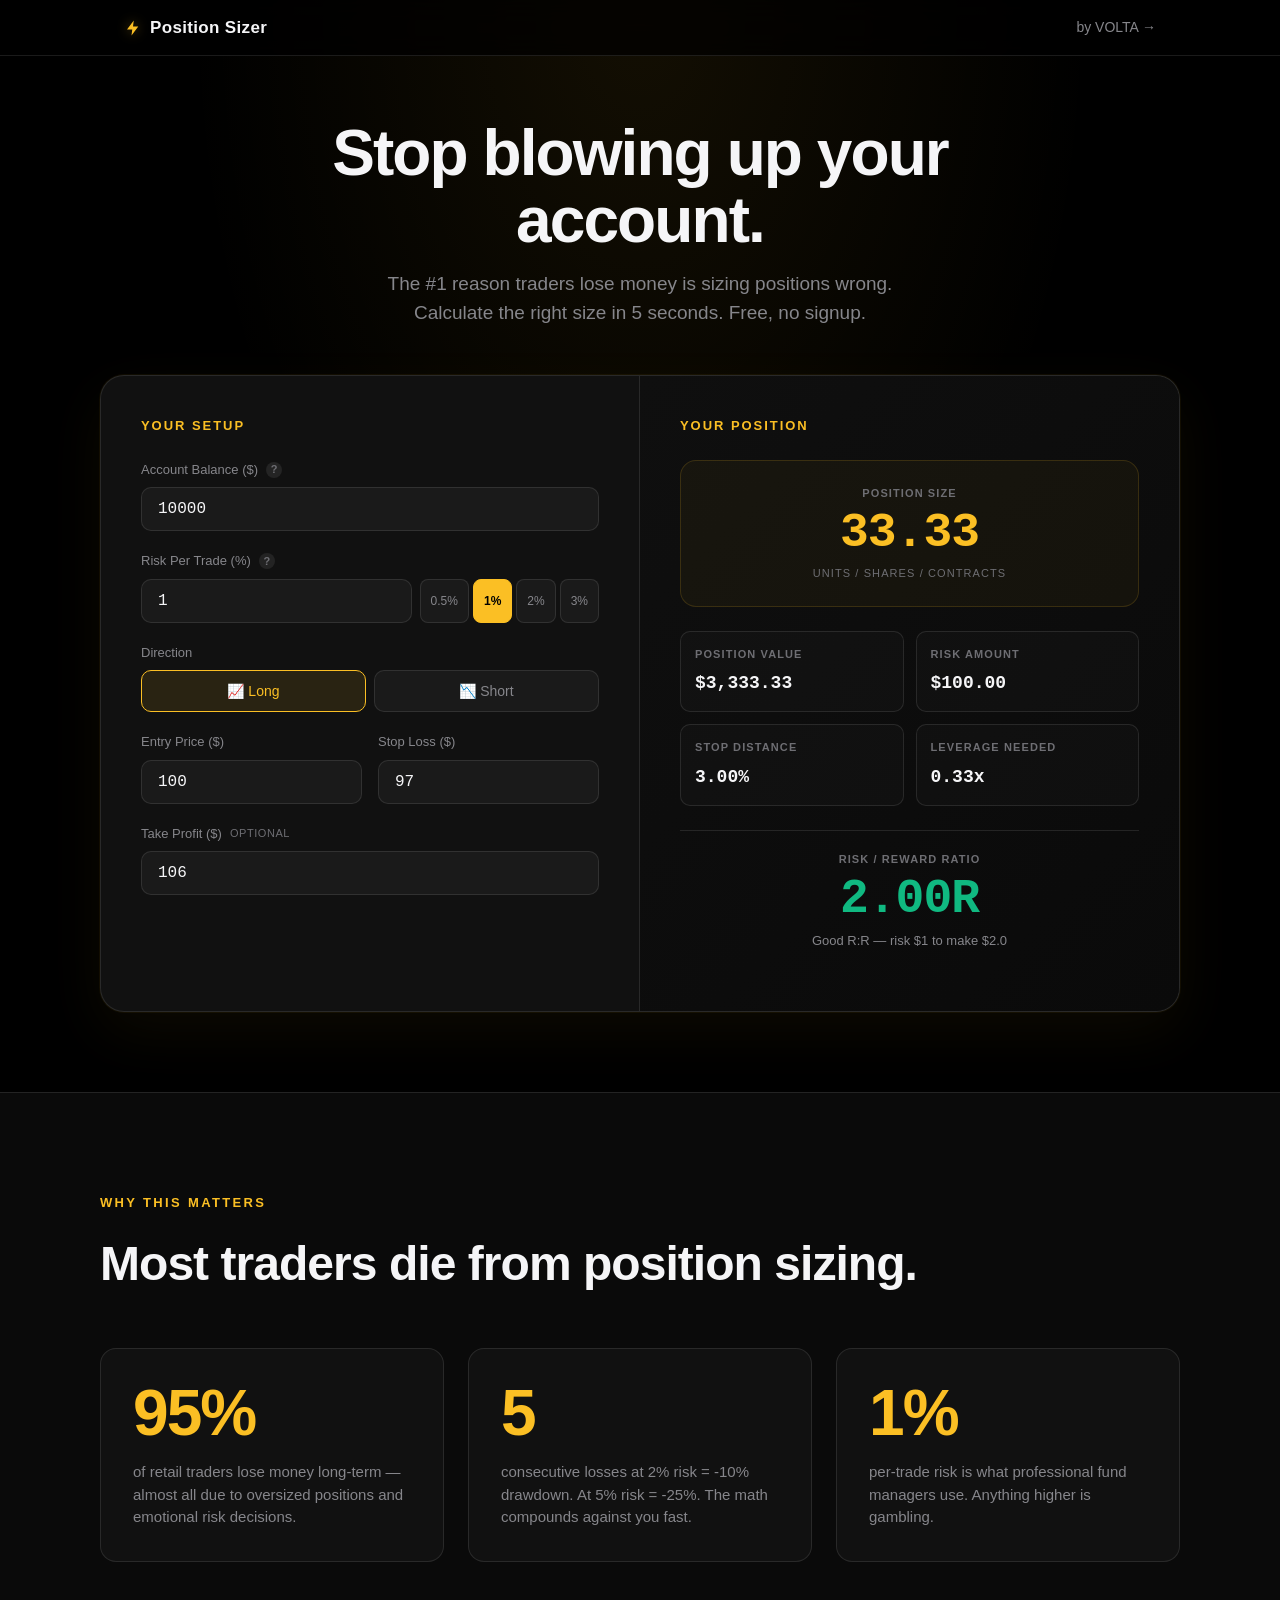
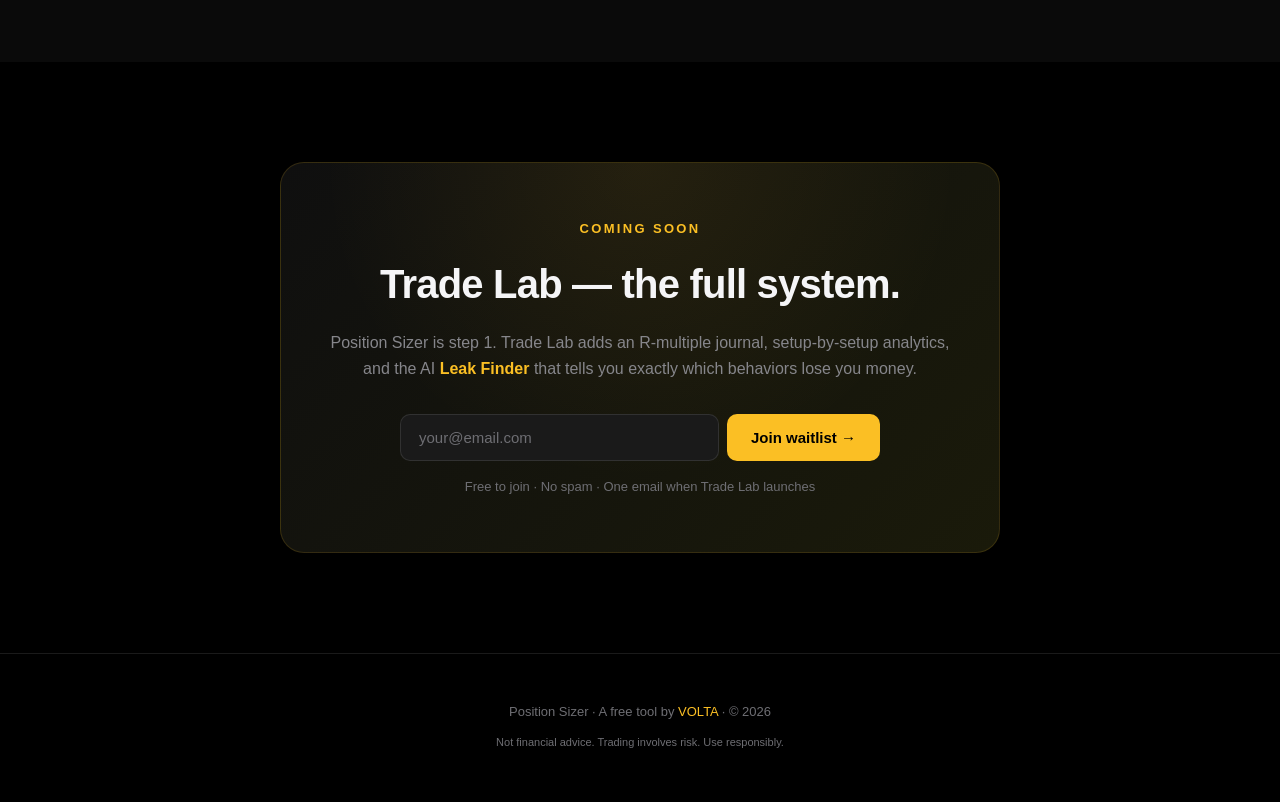
<file: index.html>
<!DOCTYPE html>
<html lang="en">
<head>
    <meta charset="UTF-8">
    <meta name="viewport" content="width=device-width, initial-scale=1.0">
    <title>Position Sizer — Trade with discipline</title>
    <meta name="description" content="Free position size calculator for stocks, crypto, forex. Risk per trade made simple.">
    <link rel="stylesheet" href="styles.css">
</head>
<body>

    <!-- NAV -->
    <nav class="nav">
        <div class="nav-inner">
            <a href="#" class="nav-logo">
                <svg class="logo-bolt" viewBox="0 0 24 24" fill="none">
                    <path d="M13 2L4 14h7l-1 8 9-12h-7l1-8z" fill="currentColor"/>
                </svg>
                Position Sizer
            </a>
            <a href="https://volta-eng.netlify.app" class="nav-link" target="_blank">by VOLTA →</a>
        </div>
    </nav>

    <!-- HERO + CALCULATOR -->
    <section class="hero">
        <div class="hero-content">
            <h1 class="hero-title">Stop blowing up your account.</h1>
            <p class="hero-subtitle">
                The #1 reason traders lose money is sizing positions wrong.<br>
                Calculate the right size in 5 seconds. Free, no signup.
            </p>
        </div>

        <!-- CALCULATOR -->
        <div class="calculator">
            <div class="calc-grid">
                <!-- INPUTS -->
                <div class="calc-inputs">
                    <h2 class="calc-section-title">Your Setup</h2>

                    <div class="input-group">
                        <label for="accountSize">
                            Account Balance ($)
                            <span class="info-tooltip" data-tooltip="Your total trading capital. Don't include emergency funds or money you can't afford to lose.">?</span>
                        </label>
                        <input type="number" id="accountSize" value="10000" step="100" min="0">
                    </div>

                    <div class="input-group">
                        <label for="riskPercent">
                            Risk Per Trade (%)
                            <span class="info-tooltip" data-tooltip="Pros risk 1-2% per trade. Beginners should risk 0.5-1%. Higher = faster ruin.">?</span>
                        </label>
                        <div class="input-with-presets">
                            <input type="number" id="riskPercent" value="1" step="0.25" min="0.1" max="10">
                            <div class="presets">
                                <button class="preset" data-val="0.5">0.5%</button>
                                <button class="preset active" data-val="1">1%</button>
                                <button class="preset" data-val="2">2%</button>
                                <button class="preset" data-val="3">3%</button>
                            </div>
                        </div>
                    </div>

                    <div class="input-group">
                        <label>Direction</label>
                        <div class="direction-toggle">
                            <button class="direction-btn active" data-side="long">📈 Long</button>
                            <button class="direction-btn" data-side="short">📉 Short</button>
                        </div>
                    </div>

                    <div class="input-row">
                        <div class="input-group">
                            <label for="entryPrice">
                                Entry Price ($)
                            </label>
                            <input type="number" id="entryPrice" value="100" step="0.01" min="0">
                        </div>

                        <div class="input-group">
                            <label for="stopPrice">
                                Stop Loss ($)
                            </label>
                            <input type="number" id="stopPrice" value="97" step="0.01" min="0">
                        </div>
                    </div>

                    <div class="input-group">
                        <label for="targetPrice">
                            Take Profit ($) <span class="optional">optional</span>
                        </label>
                        <input type="number" id="targetPrice" value="106" step="0.01" min="0">
                    </div>
                </div>

                <!-- RESULTS -->
                <div class="calc-results">
                    <h2 class="calc-section-title">Your Position</h2>

                    <div class="result-main">
                        <div class="result-label">Position Size</div>
                        <div class="result-value-big" id="positionSize">100.00</div>
                        <div class="result-unit">units / shares / contracts</div>
                    </div>

                    <div class="result-grid">
                        <div class="result-item">
                            <div class="result-label">Position Value</div>
                            <div class="result-value" id="positionValue">$10,000.00</div>
                        </div>
                        <div class="result-item">
                            <div class="result-label">Risk Amount</div>
                            <div class="result-value" id="riskAmount">$100.00</div>
                        </div>
                        <div class="result-item">
                            <div class="result-label">Stop Distance</div>
                            <div class="result-value" id="stopDistance">3.00%</div>
                        </div>
                        <div class="result-item">
                            <div class="result-label">Leverage Needed</div>
                            <div class="result-value" id="leverageNeeded">1.0x</div>
                        </div>
                    </div>

                    <div class="rr-section">
                        <div class="result-label">Risk / Reward Ratio</div>
                        <div class="result-value-big" id="rrRatio">2.00R</div>
                        <div class="rr-hint" id="rrHint">Good R:R — risk $1 to make $2</div>
                    </div>

                    <div class="warning hidden" id="warning"></div>
                </div>
            </div>
        </div>
    </section>

    <!-- WHY -->
    <section class="why">
        <div class="container">
            <div class="section-label">Why this matters</div>
            <h2 class="section-title">Most traders die from position sizing.</h2>

            <div class="why-grid">
                <div class="why-card">
                    <div class="why-stat">95%</div>
                    <p>of retail traders lose money long-term — almost all due to oversized positions and emotional risk decisions.</p>
                </div>
                <div class="why-card">
                    <div class="why-stat">5</div>
                    <p>consecutive losses at 2% risk = -10% drawdown. At 5% risk = -25%. The math compounds against you fast.</p>
                </div>
                <div class="why-card">
                    <div class="why-stat">1%</div>
                    <p>per-trade risk is what professional fund managers use. Anything higher is gambling.</p>
                </div>
            </div>
        </div>
    </section>

    <!-- WAITLIST / EMAIL CAPTURE -->
    <section class="waitlist">
        <div class="container">
            <div class="waitlist-card">
                <div class="section-label">Coming Soon</div>
                <h2 class="waitlist-title">Trade Lab — the full system.</h2>
                <p class="waitlist-subtitle">
                    Position Sizer is step 1. Trade Lab adds an R-multiple journal,
                    setup-by-setup analytics, and the AI <strong>Leak Finder</strong> that tells you
                    exactly which behaviors lose you money.
                </p>

                <form
                    name="waitlist"
                    method="POST"
                    data-netlify="true"
                    netlify-honeypot="bot-field"
                    action="/thanks.html"
                    class="waitlist-form"
                >
                    <input type="hidden" name="form-name" value="waitlist">
                    <p class="hidden">
                        <label>Don't fill this out: <input name="bot-field"></label>
                    </p>
                    <input
                        type="email"
                        name="email"
                        placeholder="your@email.com"
                        required
                        class="waitlist-input"
                    >
                    <button type="submit" class="waitlist-btn">
                        Join waitlist →
                    </button>
                </form>

                <p class="waitlist-meta">
                    Free to join · No spam · One email when Trade Lab launches
                </p>
            </div>
        </div>
    </section>

    <!-- FOOTER -->
    <footer class="footer">
        <div class="container">
            <p>Position Sizer · A free tool by <a href="https://volta-eng.netlify.app" target="_blank">VOLTA</a> · © 2026</p>
            <p class="disclaimer">Not financial advice. Trading involves risk. Use responsibly.</p>
        </div>
    </footer>

    <script src="script.js"></script>
</body>
</html>
</file>
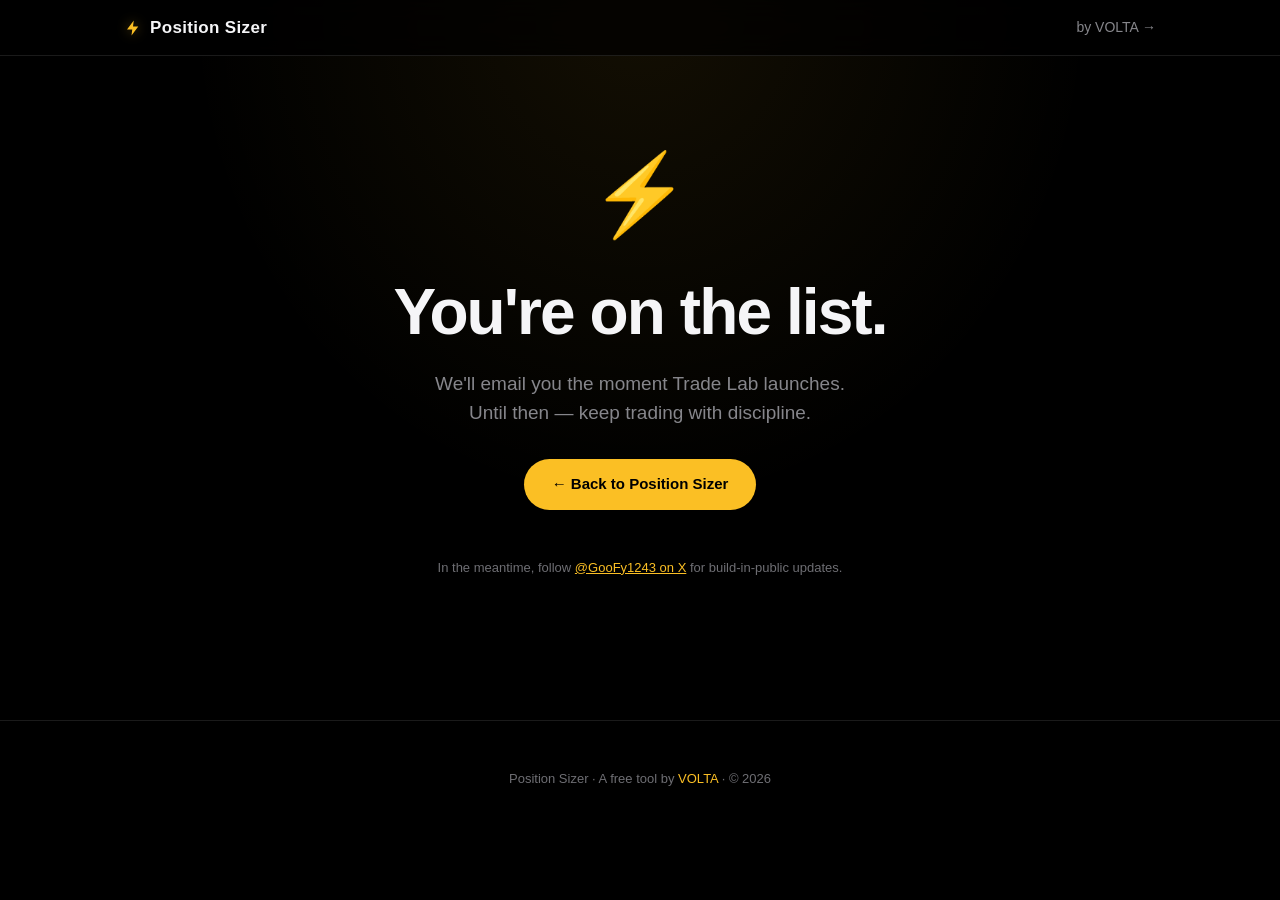
<file: thanks.html>
<!DOCTYPE html>
<html lang="en">
<head>
    <meta charset="UTF-8">
    <meta name="viewport" content="width=device-width, initial-scale=1.0">
    <title>Thanks — Trade Lab Waitlist</title>
    <link rel="stylesheet" href="styles.css">
</head>
<body>

    <!-- NAV (same as main page) -->
    <nav class="nav">
        <div class="nav-inner">
            <a href="/" class="nav-logo">
                <svg class="logo-bolt" viewBox="0 0 24 24" fill="none">
                    <path d="M13 2L4 14h7l-1 8 9-12h-7l1-8z" fill="currentColor"/>
                </svg>
                Position Sizer
            </a>
            <a href="https://volta-eng.netlify.app" class="nav-link" target="_blank">by VOLTA →</a>
        </div>
    </nav>

    <!-- THANKS HERO -->
    <section class="hero" style="text-align: center; min-height: 80vh; display: flex; align-items: center; justify-content: center;">
        <div class="hero-content">
            <div style="font-size: 80px; margin-bottom: 24px;">⚡</div>
            <h1 class="hero-title">You're on the list.</h1>
            <p class="hero-subtitle" style="margin: 24px auto;">
                We'll email you the moment Trade Lab launches.<br>
                Until then — keep trading with discipline.
            </p>
            <div style="margin-top: 32px;">
                <a href="/" style="display: inline-block; background: var(--color-accent); color: #000; padding: 14px 28px; border-radius: 980px; text-decoration: none; font-weight: 600; font-size: 15px;">
                    ← Back to Position Sizer
                </a>
            </div>
            <p style="margin-top: 48px; color: var(--color-text-tertiary); font-size: 13px;">
                In the meantime, follow <a href="https://x.com/GooFy1243" target="_blank" style="color: var(--color-accent);">@GooFy1243 on X</a> for build-in-public updates.
            </p>
        </div>
    </section>

    <!-- FOOTER -->
    <footer class="footer">
        <div class="container">
            <p>Position Sizer · A free tool by <a href="https://volta-eng.netlify.app" target="_blank">VOLTA</a> · © 2026</p>
        </div>
    </footer>

</body>
</html>
</file>
<file: styles.css>
/* ─── RESET ────────────────────────────────────────────────────────────── */
*,
*::before,
*::after {
    margin: 0;
    padding: 0;
    box-sizing: border-box;
}

/* ─── DESIGN TOKENS (VOLTA brand, dark mode) ──────────────────────────── */
:root {
    --color-bg: #000000;
    --color-bg-elevated: #0a0a0a;
    --color-bg-card: #111111;
    --color-bg-input: #1a1a1a;
    --color-text-primary: #f5f5f7;
    --color-text-secondary: #86868b;
    --color-text-tertiary: #6e6e73;
    --color-accent: #fbbf24;
    --color-accent-bright: #fcd34d;
    --color-accent-glow: rgba(251, 191, 36, 0.4);
    --color-success: #10b981;
    --color-danger: #ef4444;
    --color-border: rgba(255, 255, 255, 0.1);
    --color-border-strong: rgba(255, 255, 255, 0.2);

    --font-display: -apple-system, BlinkMacSystemFont, "SF Pro Display", "Helvetica Neue", sans-serif;
    --font-body: -apple-system, BlinkMacSystemFont, "SF Pro Text", "Helvetica Neue", sans-serif;
    --font-mono: "SF Mono", "Monaco", "Menlo", monospace;

    --max-width: 1080px;
    --transition: 300ms cubic-bezier(0.16, 1, 0.3, 1);
}

/* ─── BASE ────────────────────────────────────────────────────────────── */
html {
    scroll-behavior: smooth;
}

body {
    background-color: var(--color-bg);
    color: var(--color-text-primary);
    font-family: var(--font-body);
    font-size: 16px;
    line-height: 1.5;
    -webkit-font-smoothing: antialiased;
    overflow-x: hidden;
}

/* ─── NAV ─────────────────────────────────────────────────────────────── */
.nav {
    position: fixed;
    top: 0;
    left: 0;
    right: 0;
    z-index: 100;
    backdrop-filter: saturate(180%) blur(20px);
    -webkit-backdrop-filter: saturate(180%) blur(20px);
    background: rgba(0, 0, 0, 0.72);
    border-bottom: 1px solid var(--color-border);
    height: 56px;
}

.nav-inner {
    max-width: var(--max-width);
    height: 100%;
    margin: 0 auto;
    padding: 0 24px;
    display: flex;
    align-items: center;
    justify-content: space-between;
}

.nav-logo {
    color: var(--color-text-primary);
    text-decoration: none;
    font-size: 17px;
    font-weight: 600;
    letter-spacing: 0.02em;
    display: flex;
    align-items: center;
    gap: 8px;
}

.logo-bolt {
    width: 18px;
    height: 18px;
    color: var(--color-accent);
    filter: drop-shadow(0 0 6px var(--color-accent-glow));
}

.nav-link {
    color: var(--color-text-secondary);
    text-decoration: none;
    font-size: 14px;
    transition: color var(--transition);
}

.nav-link:hover {
    color: var(--color-accent);
}

/* ─── HERO ────────────────────────────────────────────────────────────── */
.hero {
    padding: 120px 24px 80px;
    background:
        radial-gradient(ellipse at top, rgba(251, 191, 36, 0.08) 0%, transparent 50%);
}

.hero-content {
    text-align: center;
    max-width: 720px;
    margin: 0 auto 48px;
}

.hero-title {
    font-family: var(--font-display);
    font-size: clamp(36px, 6vw, 64px);
    font-weight: 700;
    letter-spacing: -0.03em;
    line-height: 1.05;
    margin-bottom: 16px;
}

.hero-subtitle {
    font-size: clamp(16px, 2vw, 19px);
    color: var(--color-text-secondary);
    line-height: 1.5;
}

/* ─── CALCULATOR ──────────────────────────────────────────────────────── */
.calculator {
    max-width: var(--max-width);
    margin: 0 auto;
    background: var(--color-bg-card);
    border: 1px solid var(--color-border);
    border-radius: 24px;
    overflow: hidden;
    box-shadow:
        0 0 0 1px rgba(251, 191, 36, 0.05),
        0 20px 60px rgba(251, 191, 36, 0.05);
}

.calc-grid {
    display: grid;
    grid-template-columns: 1fr 1fr;
    gap: 0;
}

.calc-inputs,
.calc-results {
    padding: 40px;
}

.calc-inputs {
    border-right: 1px solid var(--color-border);
}

.calc-results {
    background: linear-gradient(135deg, #0f0f0f 0%, #0a0a0a 100%);
}

.calc-section-title {
    font-size: 13px;
    font-weight: 600;
    text-transform: uppercase;
    letter-spacing: 0.15em;
    color: var(--color-accent);
    margin-bottom: 24px;
}

/* ─── INPUTS ──────────────────────────────────────────────────────────── */
.input-group {
    margin-bottom: 20px;
}

.input-row {
    display: grid;
    grid-template-columns: 1fr 1fr;
    gap: 16px;
}

.input-row .input-group {
    margin-bottom: 20px;
}

.input-group label {
    display: flex;
    align-items: center;
    gap: 8px;
    font-size: 13px;
    font-weight: 500;
    color: var(--color-text-secondary);
    margin-bottom: 8px;
}

.input-group input[type="number"] {
    width: 100%;
    background: var(--color-bg-input);
    border: 1px solid var(--color-border);
    border-radius: 10px;
    padding: 12px 16px;
    color: var(--color-text-primary);
    font-family: var(--font-mono);
    font-size: 16px;
    font-weight: 500;
    transition: all var(--transition);
    -moz-appearance: textfield;
}

.input-group input[type="number"]::-webkit-outer-spin-button,
.input-group input[type="number"]::-webkit-inner-spin-button {
    -webkit-appearance: none;
    margin: 0;
}

.input-group input:focus {
    outline: none;
    border-color: var(--color-accent);
    box-shadow: 0 0 0 3px rgba(251, 191, 36, 0.15);
}

.optional {
    color: var(--color-text-tertiary);
    font-size: 11px;
    text-transform: uppercase;
    letter-spacing: 0.05em;
}

/* ─── PRESETS ─────────────────────────────────────────────────────────── */
.input-with-presets {
    display: flex;
    gap: 8px;
    align-items: stretch;
}

.input-with-presets input {
    flex: 1;
    min-width: 0;
}

.presets {
    display: flex;
    gap: 4px;
}

.preset {
    background: var(--color-bg-input);
    border: 1px solid var(--color-border);
    border-radius: 8px;
    color: var(--color-text-secondary);
    font-size: 12px;
    font-weight: 500;
    padding: 0 10px;
    cursor: pointer;
    transition: all var(--transition);
    font-family: var(--font-body);
}

.preset:hover {
    border-color: var(--color-border-strong);
    color: var(--color-text-primary);
}

.preset.active {
    background: var(--color-accent);
    border-color: var(--color-accent);
    color: #000;
    font-weight: 600;
}

/* ─── DIRECTION TOGGLE ────────────────────────────────────────────────── */
.direction-toggle {
    display: flex;
    gap: 8px;
}

.direction-btn {
    flex: 1;
    background: var(--color-bg-input);
    border: 1px solid var(--color-border);
    border-radius: 10px;
    padding: 12px;
    color: var(--color-text-secondary);
    font-size: 14px;
    font-weight: 500;
    cursor: pointer;
    transition: all var(--transition);
    font-family: var(--font-body);
}

.direction-btn:hover {
    border-color: var(--color-border-strong);
    color: var(--color-text-primary);
}

.direction-btn.active {
    background: rgba(251, 191, 36, 0.1);
    border-color: var(--color-accent);
    color: var(--color-accent);
}

/* ─── INFO TOOLTIP ────────────────────────────────────────────────────── */
.info-tooltip {
    display: inline-flex;
    align-items: center;
    justify-content: center;
    width: 16px;
    height: 16px;
    border-radius: 50%;
    background: rgba(255, 255, 255, 0.08);
    color: var(--color-text-tertiary);
    font-size: 11px;
    font-weight: 600;
    cursor: help;
    position: relative;
}

.info-tooltip:hover::after {
    content: attr(data-tooltip);
    position: absolute;
    bottom: 100%;
    left: 50%;
    transform: translateX(-50%);
    margin-bottom: 8px;
    background: #1a1a1a;
    color: var(--color-text-primary);
    padding: 8px 12px;
    border-radius: 8px;
    font-size: 12px;
    font-weight: 400;
    white-space: normal;
    width: 240px;
    line-height: 1.4;
    z-index: 10;
    border: 1px solid var(--color-border);
    box-shadow: 0 8px 24px rgba(0, 0, 0, 0.5);
}

/* ─── RESULTS ─────────────────────────────────────────────────────────── */
.result-main {
    text-align: center;
    padding: 24px;
    background: rgba(251, 191, 36, 0.04);
    border: 1px solid rgba(251, 191, 36, 0.15);
    border-radius: 16px;
    margin-bottom: 24px;
}

.result-label {
    font-size: 11px;
    font-weight: 600;
    text-transform: uppercase;
    letter-spacing: 0.1em;
    color: var(--color-text-tertiary);
    margin-bottom: 8px;
}

.result-value-big {
    font-family: var(--font-mono);
    font-size: clamp(36px, 5vw, 48px);
    font-weight: 700;
    color: var(--color-accent);
    letter-spacing: -0.02em;
    line-height: 1;
}

.result-unit {
    font-size: 11px;
    color: var(--color-text-tertiary);
    text-transform: uppercase;
    letter-spacing: 0.1em;
    margin-top: 8px;
}

.result-grid {
    display: grid;
    grid-template-columns: 1fr 1fr;
    gap: 12px;
    margin-bottom: 24px;
}

.result-item {
    background: rgba(255, 255, 255, 0.02);
    border: 1px solid var(--color-border);
    border-radius: 10px;
    padding: 14px;
}

.result-value {
    font-family: var(--font-mono);
    font-size: 18px;
    font-weight: 600;
    color: var(--color-text-primary);
    margin-top: 4px;
}

.rr-section {
    text-align: center;
    padding: 20px;
    border-top: 1px solid var(--color-border);
}

.rr-hint {
    font-size: 13px;
    color: var(--color-text-secondary);
    margin-top: 8px;
}

.warning {
    background: rgba(239, 68, 68, 0.1);
    border: 1px solid rgba(239, 68, 68, 0.3);
    border-radius: 10px;
    padding: 12px 16px;
    color: #fca5a5;
    font-size: 13px;
    margin-top: 16px;
}

.warning.hidden {
    display: none;
}

/* ─── WHY SECTION ─────────────────────────────────────────────────────── */
.why {
    padding: 100px 24px;
    background: var(--color-bg-elevated);
    border-top: 1px solid var(--color-border);
}

.container {
    max-width: var(--max-width);
    margin: 0 auto;
}

.section-label {
    font-size: 13px;
    color: var(--color-accent);
    text-transform: uppercase;
    letter-spacing: 0.18em;
    margin-bottom: 16px;
    font-weight: 600;
}

.section-title {
    font-family: var(--font-display);
    font-size: clamp(32px, 5vw, 48px);
    font-weight: 700;
    letter-spacing: -0.02em;
    margin-bottom: 48px;
}

.why-grid {
    display: grid;
    grid-template-columns: repeat(auto-fit, minmax(260px, 1fr));
    gap: 24px;
}

.why-card {
    background: var(--color-bg-card);
    border: 1px solid var(--color-border);
    border-radius: 16px;
    padding: 32px;
    transition: all var(--transition);
}

.why-card:hover {
    border-color: rgba(251, 191, 36, 0.3);
    transform: translateY(-4px);
}

.why-stat {
    font-family: var(--font-display);
    font-size: 64px;
    font-weight: 700;
    color: var(--color-accent);
    line-height: 1;
    margin-bottom: 16px;
    letter-spacing: -0.03em;
}

.why-card p {
    color: var(--color-text-secondary);
    font-size: 15px;
    line-height: 1.5;
}

/* ─── FOOTER ──────────────────────────────────────────────────────────── */
.footer {
    padding: 48px 24px;
    text-align: center;
    border-top: 1px solid var(--color-border);
}

.footer p {
    color: var(--color-text-tertiary);
    font-size: 13px;
    margin-bottom: 4px;
}

.footer a {
    color: var(--color-accent);
    text-decoration: none;
}

.disclaimer {
    font-size: 11px !important;
    margin-top: 12px;
}

/* ─── MOBILE ──────────────────────────────────────────────────────────── */
@media (max-width: 768px) {
    .calc-grid {
        grid-template-columns: 1fr;
    }

    .calc-inputs {
        border-right: none;
        border-bottom: 1px solid var(--color-border);
    }

    .calc-inputs,
    .calc-results {
        padding: 28px 24px;
    }

    .input-row {
        grid-template-columns: 1fr;
        gap: 0;
    }

    .input-with-presets {
        flex-direction: column;
    }

    .presets {
        justify-content: space-between;
    }

    .preset {
        flex: 1;
        padding: 8px;
    }
}

/* ─── WAITLIST SECTION (added Day 3) ─────────────────────────────────── */
.waitlist {
    padding: 100px 24px;
    background: var(--color-bg);
}

.waitlist-card {
    max-width: 720px;
    margin: 0 auto;
    background: linear-gradient(135deg, #0f0f0f 0%, #1a1a0a 100%);
    border: 1px solid rgba(251, 191, 36, 0.15);
    border-radius: 24px;
    padding: 56px 40px;
    text-align: center;
    position: relative;
    overflow: hidden;
}

.waitlist-card::before {
    content: "";
    position: absolute;
    inset: 0;
    background: radial-gradient(circle at top, rgba(251, 191, 36, 0.08) 0%, transparent 60%);
    pointer-events: none;
}

.waitlist-title {
    font-family: var(--font-display);
    font-size: clamp(28px, 4vw, 40px);
    font-weight: 700;
    letter-spacing: -0.02em;
    margin: 12px 0 16px;
    position: relative;
}

.waitlist-subtitle {
    color: var(--color-text-secondary);
    font-size: 16px;
    line-height: 1.6;
    margin-bottom: 32px;
    position: relative;
}

.waitlist-subtitle strong {
    color: var(--color-accent);
    font-weight: 600;
}

.waitlist-form {
    display: flex;
    gap: 8px;
    max-width: 480px;
    margin: 0 auto 16px;
    position: relative;
}

.waitlist-input {
    flex: 1;
    background: var(--color-bg-input);
    border: 1px solid var(--color-border);
    border-radius: 10px;
    padding: 14px 18px;
    color: var(--color-text-primary);
    font-family: var(--font-body);
    font-size: 15px;
    transition: all var(--transition);
    min-width: 0;
}

.waitlist-input:focus {
    outline: none;
    border-color: var(--color-accent);
    box-shadow: 0 0 0 3px rgba(251, 191, 36, 0.15);
}

.waitlist-input::placeholder {
    color: var(--color-text-tertiary);
}

.waitlist-btn {
    background: var(--color-accent);
    color: #000;
    border: none;
    border-radius: 10px;
    padding: 14px 24px;
    font-family: var(--font-body);
    font-size: 15px;
    font-weight: 600;
    cursor: pointer;
    transition: all var(--transition);
    white-space: nowrap;
}

.waitlist-btn:hover {
    background: var(--color-accent-bright);
    transform: translateY(-1px);
    box-shadow: 0 6px 20px rgba(251, 191, 36, 0.4);
}

.waitlist-meta {
    color: var(--color-text-tertiary);
    font-size: 13px;
    position: relative;
}

.hidden {
    display: none;
}

@media (max-width: 600px) {
    .waitlist-card {
        padding: 40px 28px;
    }
    .waitlist-form {
        flex-direction: column;
    }
    .waitlist-btn {
        width: 100%;
    }
}
</file>
